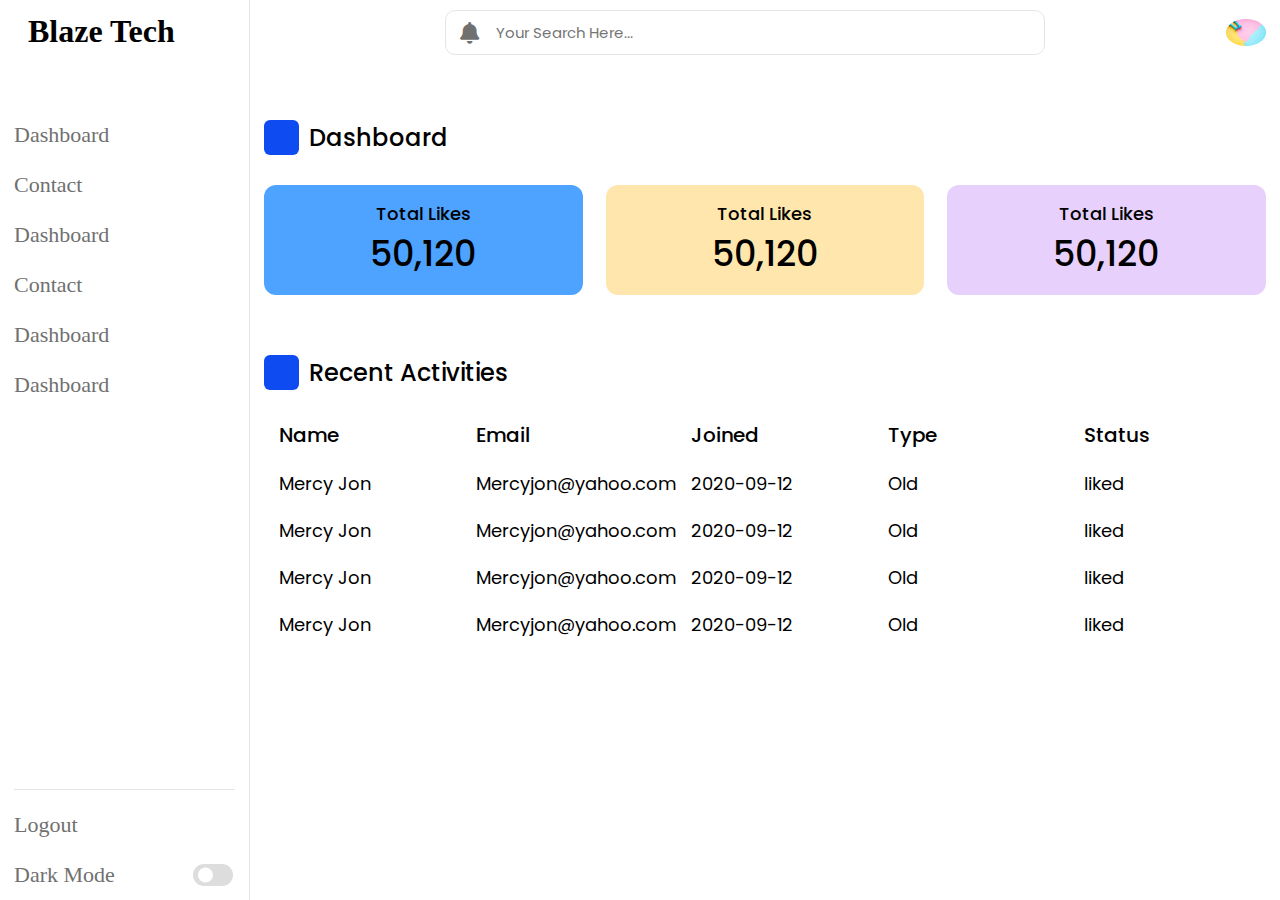
<file: index.html>
<!DOCTYPE html>
<html lang="en">
<head>
    <meta charset="UTF-8">
    <meta name="viewport" content="width=device-width, initial-scale=1.0">
    <link rel="stylesheet" href="style.css">
    <link rel="stylesheet" href="https://cdnjs.cloudflare.com/ajax/libs/font-awesome/6.0.0-beta3/css/all.min.css">
    <link rel="stylesheet" href="https://unicons.iconscout.com/release/v4.0.8/css/line.css">
    <title>Admin Dashboard</title>
</head>
<body>
    
    <nav>
        <div class="logo-name">
            <!-- <div class="logo-image">
                <img src="images/background3.jpeg" alt="">
            </div> -->
            <span class="logo_name">Blaze Tech</span>
        </div>

        <div class="menu-items">
            <ul class="nav-links">
                <li>
                    <a href="#">
                        <i class="uil uil-estate"></i>
                        <span class="link-name">Dashboard</span>
                    </a>
                </li>
                <li>
                    <a href="#">
                        <i class="uil uil-estate"></i>
                        <span class="link-name">Contact</span>
                    </a>
                </li>
                <li>
                    <a href="#">
                        <i class="uil uil-estate"></i>
                        <span class="link-name">Dashboard</span>
                    </a>
                </li>
                <li>
                    <a href="#">
                        <i class="uil uil-estate"></i>
                        <span class="link-name">Contact</span>
                    </a>
                </li>
                <li>
                    <a href="#">
                        <i class="uil uil-estate"></i>
                        <span class="link-name">Dashboard</span>
                    </a>
                </li>
                <li>
                    <a href="#">
                        <i class="uil uil-estate"></i>
                        <span class="link-name">Dashboard</span>
                    </a>
                </li>
            </ul>

            <ul class="logout-mode">
                <li>
                    <a href="#">
                        <i class="uil uil-estate"></i>
                        <span class="link-name">Logout</span>
                    </a>
                </li>
                <li class="mode">
                    <a href="#">
                        <i class="uil uil-estate"></i>
                        <span class="link-name">Dark Mode</span>
                    </a>

                    <div class="mode-toggle">
                        <span class="switch"></span>
                    </div>
                </li>
            </ul>
        </div>
    </nav>

    <section class="dashboard">
        <div class="top">
            <i class="uil uil-arrows-h-alt sidebar-toggle"></i>

            <div class="search-box">
                <i class="fas fa-bell"></i>
                <input type="text" placeholder="Your Search Here...">
            </div>
            <img src="images/background3.jpeg" alt="">
        </div>

        <div class="dash-content">
            <div class="overview">
                <div class="title">
                    <i class="uil uil-bug"></i>
                    <span class="text">Dashboard</span>
                </div>

                <div class="boxes">
                    <div class="box box1">
                        <i class="uil uil-bug"></i>
                        <span class="text">Total Likes</span>
                        <span class="number">50,120</span>
                    </div>
                    <div class="box box2">
                        <i class="uil uil-bug"></i>
                        <span class="text">Total Likes</span>
                        <span class="number">50,120</span>
                    </div>
                    <div class="box box3">
                        <i class="uil uil-bug"></i>
                        <span class="text">Total Likes</span>
                        <span class="number">50,120</span>
                    </div>
                </div>
            </div>

            <div class="activity">
                <div class="title">
                    <i class="uil uil-bug"></i>
                    <span class="text">Recent Activities</span>
                </div>

                <div class="activity-data">
                    <div class="data names">
                        <span class="data-title">Name</span>
                        <span class="data-list">Mercy Jon</span>
                        <span class="data-list">Mercy Jon</span>
                        <span class="data-list">Mercy Jon</span>
                        <span class="data-list">Mercy Jon</span>
                    </div>
                    <div class="data email">
                        <span class="data-title">Email</span>
                        <span class="data-list">Mercyjon@yahoo.com</span>
                        <span class="data-list">Mercyjon@yahoo.com</span>
                        <span class="data-list">Mercyjon@yahoo.com</span>
                        <span class="data-list">Mercyjon@yahoo.com</span>
                    </div>
                    <div class="data joined">
                        <span class="data-title">Joined</span>
                        <span class="data-list">2020-09-12</span>
                        <span class="data-list">2020-09-12</span>
                        <span class="data-list">2020-09-12</span>
                        <span class="data-list">2020-09-12</span>
                    </div>
                    <div class="data type">
                        <span class="data-title">Type</span>
                        <span class="data-list">Old</span>
                        <span class="data-list">Old</span>
                        <span class="data-list">Old</span>
                        <span class="data-list">Old</span>
                    </div>
                    <div class="data status">
                        <span class="data-title">Status</span>
                        <span class="data-list">liked</span>
                        <span class="data-list">liked</span>
                        <span class="data-list">liked</span>
                        <span class="data-list">liked</span>
                    </div>
                </div>
            </div>
        </div>
    </section>

    <script src="script.js"></script>
</body>
</html>
</file>
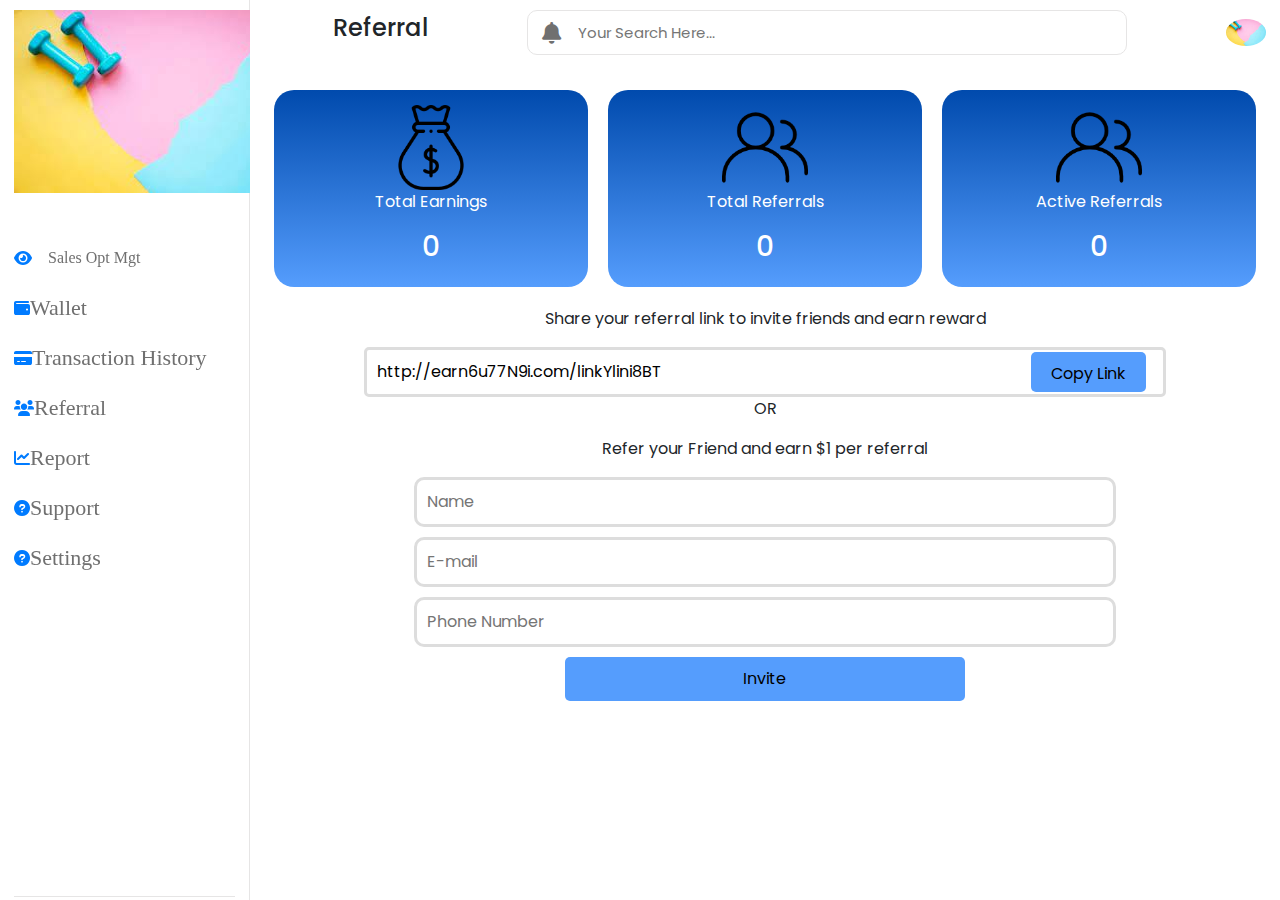
<file: referral.html>
<!DOCTYPE html>
<html lang="en">
<head>
    <meta charset="UTF-8">
    <meta name="viewport" content="width=device-width, initial-scale=1.0">
    <link rel="stylesheet" href="style.css">
    <link rel="stylesheet" href="https://cdnjs.cloudflare.com/ajax/libs/font-awesome/6.0.0-beta3/css/all.min.css">
    <link rel="stylesheet" href="https://unicons.iconscout.com/release/v4.0.8/css/line.css">
     <!-- Bootstrap CSS -->
    <link href="https://stackpath.bootstrapcdn.com/bootstrap/4.5.2/css/bootstrap.min.css" rel="stylesheet">
    <title>Referrals</title>
</head>
<body>
    
    <nav>
        <div class="logo-name">
            <div class="logo-image">
                <img src="images/background3.jpeg" alt="">
            </div>
            <span class="logo_name">BlazeTech</span>
        </div>

        <div class="menu-items">
            <ul class="nav-links">
                <li class="dropdown">
                    <a href="#">
                        <i class="fas fa-eye"></i>
                        <span class="link-name" id="dropdownbnt">Sales Opt Mgt</span> </a>
                        <div class="dropdown-content">
                          <a href="#">Open Sales</a>
                          <a href="#">CYM</a>
                          <a href="#">Deployment</a>
                        </div>
                   
                </li>
                <li>
                    <a href="#">
                      <i class="fas fa-wallet"></i>
                        <span class="link-name">Wallet</span>
                    </a>
                </li>
                <li>
                    <a href="#">
                        <i class="fas fa-credit-card"></i>
                        <span class="link-name">Transaction History</span>
                    </a>
                </li>
                <li>
                    <a href="#">
                        <i class="fas fa-users"></i>
                        <span class="link-name">Referral</span>
                    </a>
                </li>
                <li>
                    <a href="#">
                        <i class="fas fa-chart-line"></i>
                        <span class="link-name">Report</span>
                    </a>
                </li>
                <li>
                    <a href="#">
                        <i class="fas fa-question-circle"></i>
                        <span class="link-name">Support</span>
                    </a>
                </li>
                <li>
                  <a href="#">
                      <i class="fas fa-question-circle"></i>
                      <span class="link-name">Settings</span>
                  </a>
              </li>
            </ul>

            <ul class="logout-mode">
                <li>
                    <a href="#">
                        <i class="fas fa-sign-out-alt"></i>
                        <span class="link-name">Logout</span>
                    </a>
                </li>
                <li class="mode">
                    <a href="#">
                        <i class="fa-regular fa-moon"></i>
                        <span class="link-name">Dark Mode</span>
                    </a>

                    <div class="mode-toggle">
                        <span class="switch"></span>
                    </div>
                </li>
            </ul>
        </div>
    </nav>

    <section class="dashboard">
        <div class="top">
            <i class="uil uil-arrows-h-alt sidebar-toggle"></i>
            <h4>Referral</h4>

            <div class="search-box">
                <i class="fas fa-bell"></i>
                <input type="text" placeholder="Your Search Here...">
            </div>
            <img src="images/background3.jpeg" alt="">
        </div>

        <!-- Referral Stats -->
      <div class="stats">
        <div class="stat-box" id="statboxOne">
          <img src="images/3004151.png" alt="">
          <p>Total Earnings</p>
          <h3>0</h3>
        </div>
        <div class="stat-box" id="statboxTwo">
          <img src="/images/icon 1.png" alt="" srcset="">
          <p>Total Referrals</p>
          <h3>0</h3>
        </div>
        <div class="stat-box" id="statboxThree">
          <img src="/images/icon 1.png" alt="" srcset="">
          <p>Active Referrals</p>
          <h3>0</h3>
        </div>
      </div>

      <!-- Referral Link and Form -->
      <div class="invite">
        <p>Share your referral link to invite friends and earn reward</p>
        <div class="copy-link">
          <input type="text" value="http://earn6u77N9i.com/linkYlini8BT"  readonly  />
          <button>Copy Link</button>
         
        </div>

        <div class="inviteFirends">
            <p>OR</p>
        <p>Refer your Friend and earn $1 per referral</p>
        <form>
          <input type="text" placeholder="Name" />
          <input type="email" placeholder="E-mail" />
          <input type="tel" placeholder="Phone Number" />
          <button type="submit">Invite</button>
        </form>
        </div>
        
      </div>
    </section>
          
          

       
    


    

        

    <script src="script.js"></script>
</body>
</html>
</file>
<file: style.css>
@import url('https://fonts.googleapis.com/css2?family=Poppins:ital,wght@0,100;0,300;0,400;0,500;1,200;1,600&display=swap');

* {
    margin: 0;
    padding: 0;
    box-sizing: border-box;
    font-family: 'Poppins', sans-serif;
}

:root {
    --primary-color: #0E4BF1;
    --panel-color: #FFF;
    --text-color: #000;
    --black-light-color: #707070;
    --border-color: #E6E5E5;
    --toggle-color: #DDD;
    --box1-color: #4DA3FF;
    --box2-color: #FFE6AC;
    --box3-color: #E7D1FC;
    --title-icon-color: #FFF;

    --trans-05: all 0.5s ease;
    --trans-03: all 0.3s ease;
    --trans-03: all 0.2s ease;
}

body {
    min-height: 100vh;
    width:100%;
    /* background-color: var(--primary-color); */
}

body.dark {
    --primary-color: #3A3B3C;
    --panel-color: #242526;
    --text-color: #CCC;
    --black-light-color: #CCC;
    --border-color: #4D4C4C;
    --toggle-color: #FFF;
    --box1-color: #3A3B3C;
    --box2-color: #3A3B3C;
    --box3-color: #3A3B3C;
    --title-icon-color: #CCC;
}

nav {
    position: fixed;
    top: 0;
    left: 0;
    padding: 10px 14px;
    border-right: 1px solid var(--border-color);
    width: 250px;
    height: 100%;
    transition: var(--trans-05);
    background-color: var(--panel-color);
}

nav.close {
    width: 75px;
}

/* nav .logo-image {
    display: flex;
    justify-content: center;
    min-width: 45px;
}

nav .logo-image img {
    width: 45px;
    object-fit: cover;
    border-radius: 50px;
} */

nav .logo-name {
    display: flex;
    align-items: center;
}

nav .logo-name .logo_name {
    margin-left: 14px;
    width: 172px;
    height: 60px;
    font-family: Nunito;
    font-size: 32px;
    font-weight: 800;
    line-height: 43.65px;
    color: var(--text-color);
    transition: var(--trans-05);
}

nav.close .logo_name {
    pointer-events: none;
    opacity: 0;
}

nav .menu-items {
    display: flex;
    margin-top: 40px;
    height: calc(100% - 90px);
    flex-direction: column;
    justify-content: space-between;
}

nav .menu-items li {
    list-style: none;
}

nav .menu-items li a {
    position: relative;
    display: flex;
    text-decoration: none;
    align-items: center;
    height: 50px;
}

nav .nav-links li a:hover:before {
    position: absolute;
    width: 5px;
    height: 5px;
    left: -7px;
    content: "";
    border-radius: 50%;
    background-color: var(--primary-color);
}

body.dark li a:hover:before {
    background-color: var(--text-color);
}

nav .menu-items li a img {
    display: flex;
    margin-right: 10px;
    width: 20px;
    height: 20px;
    justify-content: center;
    align-items: center;
    background-color: var(--title-icon-color);
}

nav .menu-items li a .link-name {
    font-size: 22px;
    font-weight: 500;
    color: var(--black-light-color);
    transition: var(--trans-05);
    font-family: Nunito;
    line-height: 30.01px;
}

nav.close li a .link-name {
    pointer-events: none;
    opacity: 0;
}

nav .nav-links li a:hover img,
nav .nav-links li a:hover .link-name {
    color: var(--primary-color);
}

body.dark .nav-links li a:hover img,
body.dark .nav-links li a:hover .link-name {
    color: var(--text-color);
}

.menu-items .logout-mode {
    padding-top: 10px;
    border-top: 1px solid var(--border-color);
}

.menu-items .mode {
    display: flex;
    align-items: center;
    white-space: nowrap;
}

nav .menu-items .mode-toggle {
    display: flex;
    position: absolute;
    height: 50px;
    min-width: 45px;
    align-items: center;
    justify-content: center;
    right: 14px;
    cursor: pointer;
}

nav .menu-items .mode-toggle .switch {
    display: inline-block;
    position: relative;
    width: 40px;
    height: 22px;
    border-radius: 25px;
    background-color: var(--toggle-color);
}

.mode-toggle .switch::before {
    position: absolute;
    width: 15px;
    height: 15px;
    top: 50%;
    left: 5px;
    transform: translateY(-50%);
    border-radius: 50%;
    content: "";
    background-color: var(--panel-color);
    transition: var(--trans-03);
}

body.dark .switch::before {
    left: 20px;
}

.dashboard {
    position: relative;
    padding: 10px 14px;
    left: 250px;
    width: calc(100% - 250px);
    height: 100vh;
    background-color: var(--panel-color);
    transition: var(--trans-05);
}

nav.close ~ .dashboard {
    left: 73px;
    width: calc(100% - 73px);
}

.dashboard .top {
    display: flex;
    position: fixed;
    top: 0;
    left: 250px;
    padding: 10px 14px;
    justify-content: space-between;
    align-items: center;
    width: calc(100% - 250px);
    background-color: var(--panel-color);
    transition: var(--trans-05);
}

nav.close ~ .dashboard .top {
    left: 73px;
    width: calc(100% - 73px);
}

nav.close ~ .dashboard {
    left: 73px;
    width: calc(100% - 73px);
}

.dashboard .top .sidebar-toggle {
    color: var(--text-color);
    font-size: 22px;
    cursor: pointer;
}

.dashboard .top .search-box {
    position: relative;
    width: 100%;
    height: 45px;
    max-width: 600px;
    margin: 0 30px;
}

.top .search-box input {
    position: absolute;
    font-size: 15px;
    font-weight: 500px;
    outline: none;
    color: var(--text-color);
    padding: 0 25px 0 50px;
    width: 100%;
    height: 100%;
    border-radius: 10px;
    border: 1px solid var(--border-color);
    background-color: var(--panel-color);
}

.top .search-box i {
    position: absolute;
    top: 50%;
    left: 15px;
    font-size: 22px;
    color: var(--black-light-color);
    z-index: 10;
    transform: translateY(-50%);

}

.top img {
    width: 40px;
    border-radius: 50%;
}

.dashboard .dash-content {
    padding-top: 50px;
}

.dash-content .title {
    display: flex;
    align-items: center;
    margin: 60px 0 30px 0;
}

.dash-content .title i {
    display: flex;
    position: relative;
    width: 35px;
    height: 35px;
    align-items: center;
    justify-content: center;
    font-size: 24px;
    border-radius: 6px;
    color: var(--title-icon-color);
    background-color: var(--primary-color);

}

.dash-content .title .text {
    font-size: 24px;
    font-weight: 500;
    color: var(--text-color);
    margin-left: 10px;
}

.dash-content .boxes {
    display: flex;
    align-items: center;
    justify-content: space-between;
}

.dash-content .boxes .box {
    display: flex;
    align-items: center;
    border-radius: 12px;
    flex-direction: column;
    width: calc(100% / 3 - 15px);
    padding: 15px 20px;
    background-color: var(--box1-color);
}

.box i {
    font-size: 30px;
    color: var(--text-color);
}

.box .text {
    white-space: nowrap;
    font-size: 18px;
    font-weight: 500;
    color: var(--text-color);
}

.boxes .box .number {
    font-size: 35px;
    font-weight: 500;
    color: var(--text-color);
}

.boxes .box.box2 {
    background-color: var(--box2-color);
}

.boxes .box.box3 {
    background-color: var(--box3-color);
}

.dash-content .activity .activity-data {
    display: flex;
    justify-content: space-between;
    align-items: center;
    width: 100%;
}

.activity .activity-data {
    display: flex;
}

.activity-data .data {
    display: flex;
    flex-direction: column;
    width: calc(100% / 5 - 15px);
    margin: 0 15px;
}

.activity-data .data-title {
    font-size: 20px;
    font-weight: 500;
    color: var(--text-color);
}

.activity-data .data .data-list {
    font-size: 18px;
    font-weight: 400;
    margin-top: 20px;
    white-space: nowrap;
    color: var(--text-color);
}

<<<<<<< HEAD
.dropdown {
    position: relative;
    display: inline-block;
  }

  #dropdownbnt {
    padding: 16px;
    font-size: 16px;
    border: none;
    cursor: pointer;
  }

  .dropdown-content {
    display: none;
    position: absolute;
    right: 0;
    background-color: #431185;
    min-width: 160px;
    box-shadow: 0px 8px 16px 0px rgba(0,0,0,0.2);
    z-index: 1;
  }

  .dropdown-content a {
    color: black;
    padding: 10px 16px;
    text-decoration: none;
    display: block;

  }

  
/* Change color of dropdown links on hover */
.dropdown-content a:hover {
    background-color: #0E4BF1;
    color: #ffff;
    border-radius: 8px;


    
}

/* Show the dropdown menu on hover */
.dropdown:hover .dropdown-content {
  display: block;
}




=======
>>>>>>> 85dd45198ac7c37af2f19c4309668b000da3951d
@media (max-width: 1000px) {
    nav {
        width: 73px;
    }
    nav.close {
        width: 250px;
    }
    nav .logo_name {
        pointer-events: none;
        opacity: 0;
    }
    nav.close .logo_name {
        pointer-events: auto;
        opacity: 1;
    }
    nav li a .link-name {
        pointer-events: none;
        opacity: 0;
    }
    nav.close li a .link-name {
        pointer-events: auto;
        opacity: 1;
    }
    nav ~ .dashboard {
        left: 73px;
        width: calc(100% - 73px);
    }
    nav.close ~ .dashboard {
        left: 250px;
        width: calc(100% - 250px);
    }
    nav ~ .dashboard .top {
        left: 73px;
        width: calc(100% - 73px);
    }
    nav ~ .dashboard .top {
        left: 250px;
        width: calc(100% - 250px);
    }
    .activity .activity-data {
        overflow-y: scroll;
    }
}


<<<<<<< HEAD
.wallet-card {
  margin-top: 50px;
  display: flex;
  flex-wrap: wrap;
  justify-content: space-between;
  padding: 20px;
  gap: 10px;
  width: 100%;
  box-sizing: border-box;
}

.visa-card, .balance-info {
  flex-basis: calc(50% - 20px);
  max-width: 100%;
}

/* .wallet-card {
    margin-top: 50px;
    display: flex;
    flex-wrap: wrap;
    justify-content: space-between;
    padding: 20px;
    gap: 10px;
    width: 100%;
    box-sizing: border-box;
  } */
  
  .visa-card {
    background-color: rgba(85, 157, 253, 1);
    padding: 20px;
    flex-basis: calc(50% - 20px);
    color: #fff;
    border-radius: 20px;
    box-sizing: border-box;
    height: 15rem;
    max-width: 100%;
    display: flex; 
    flex-direction: column; 
    justify-content: space-between; 
  }
  
  .visa-card p {
    font-size: 18px;
    margin: 0;
    text-align: left; 
  }
  
  .visa-card .visa-logo {
    max-width: 40%; 
    height: auto;
    margin: 0; 
    align-self: flex-end; 
  }
  
  .balance-info {
    background-color: rgba(97, 178, 228, 1);
    padding: 20px;
    flex-basis: calc(50% - 20px);
    flex-wrap: wrap;
    border-radius: 15px;
    box-sizing: border-box;
    height: auto;
    width: 100%;
    max-width: 600px; 
    overflow: hidden;
    display: flex;
    flex-direction: column;
    justify-content: space-between;
  }
  
  .balance-digit {
    display: flex;
    justify-content: space-between;
    align-items: center;
  }
  
  .balance-digit h2 {
    background: linear-gradient(to right, rgba(0, 69, 255, 1), rgba(241, 35, 9, 1));
    -webkit-background-clip: text;
    -webkit-text-fill-color: transparent;
    font-size: 2rem;
  }
  
  .graph-container {
    display: flex;
    flex-direction: column;
    align-items: flex-start;
    justify-content: center;
    position: relative;
  }
  
  .balance-info .graph {
    margin: 0 0 20px 0; 
    max-width: 100%;
  }
  
  .circle-container {
    position: relative;
    width: 100%;
  }
  
  .circle-container .circle {
    position: absolute;
    bottom: -35px; 
    right: 0;
    max-width: 80px; 
    width: 100%;
  }
  
 
  
    .circle-container .circle {
      max-width: 60px; 
    }

  
  
  .wallet-action {
    padding: 0;
    display: flex;
    gap: 10px;
    flex-wrap: wrap;
    justify-content: left;
    margin-top: 1rem;
    margin-left: 38rem;
  }
  
  .wallet-action button {
    background-color: rgba(16, 56, 253, 1);
    padding: 10px;
    font-size: 15px;
    width: auto;
    min-width: 150px;
    margin: 10px;
    color: #ffff;
    border-radius: 10px;
  }
  
  .wallet-action button:hover {
    background-color: #242526;
  }
  /* Media Queries */
  
  /* @media (max-width: 768px) {
    .wallet-card {
      flex-direction: column;
    }
    .visa-card, .balance-info {
      flex-basis: 100%;
    }
    .circle-container {
      margin-top: 0;
    }
    .wallet-action {
      margin-top: 0;
    }
  }
  
  @media (max-width: 480px) {
    .wallet-card {
      padding: 10px;
    }
    .visa-card, .balance-info {
      padding: 10px;
    }
    .balance-digit h2 {
      font-size: 16px;
    }
    .circle {
      width: 20px;
      height: 20px;
    }
    .wallet-action button {
      min-width: 100px;
    }
  } */


.transaction-history {
    background-color: #ffff;
    margin-top: 4rem;
    padding:  70px;
    width: 100%;
    border-radius: 10px;
    box-shadow: 0 0 20px rgba(0, 0, 0, 0.1);
}

.sort-options{
    margin-left: 47rem;
}

.transaction-history table {
    width: 100%;
    border-collapse: collapse;
}

.transaction-history th, .transaction-history td {
    padding: 10px;
    text-align: left;
    border-bottom: 1px solid #ccc;
}
.blue{
    color: blue;
}

.orange{
    color: orange;
}
.purple{
    color: purple;
}
.red{
    color: red;
}

.green{
    color: green;
}



/* Adjustments for Tablet Screens */
@media (max-width: 1024px) {
  .wallet-card {
      flex-direction: column;
  }

  .visa-card, .balance-info {
      flex-basis: 100%;
      margin-bottom: 20px;
     }

  .wallet-action {
      justify-content: center; 
      margin-left: 0; 
  }

  .sort-options {
      margin-left: 0; 
      text-align: center; 
  }
}

/* Adjustments for Mobile Phones */
@media (max-width: 768px) {
  .wallet-action {
      flex-direction: column; 
      align-items: center; 
  }

  .wallet-action button {
      width: 100%;
      min-width: auto; 
  }

  .balance-digit h2 {
      font-size: 1.5rem; 
  }

  .circle-container .circle {
      max-width: 60px; 
  }
}

@media (max-width: 480px) {
  .wallet-card {
      padding: 10px;
  }

  .visa-card, .balance-info {
      padding: 10px;
  }

  .balance-digit h2 {
      font-size: 1.25rem; 
  }

  .wallet-action button {
      padding: 8px; 
      font-size: 14px; 
  }

  .circle {
      width: 20px;
      height: 20px;
  }
}







/* Referral css */

.stats {
    display: flex;
    color: white;
    margin-top: 5rem;
    justify-content: space-between;
    margin-bottom: 20px;
  }
  
  .stat-box {
    flex: 1;
    text-align: center;
    padding: 15px;
    margin: 0 10px;
    border-radius: 20px;
    background: linear-gradient(180deg, #004AAD 0%, #559DFD 100%);
    
  }
  .stat-box img{
    width: 30%;
  }

  .stat-box:hover{
    background: linear-gradient(180deg, #9747FF 0%, #559DFD 100%);
    transition: 0.3s ease-in-out;

  }
  
  .stat-box h3 {
    margin-top: 10px;
    
  }



.invite {
    text-align: center;
  }
  
  .copy-link {
    position: relative;
    width: 100%;
  }
  
  .copy-link input {
    width: 80%;
    padding: 10px;
    border: 3px solid #ddd;
    border-radius: 5px;
    border: 3px solid #ddd;
  }
  
  .copy-link button {
    position: absolute;
    height: 40px;
    right: 150px;
    top: 50%;
    transform: translateY(-50%);
    padding: 10px 20px;
    background: rgba(85, 157, 253, 1);
    color: #000;
    border: none;
    cursor: pointer;
    border-radius: 5px;
  }

  .copy-link button:hover{
    background: #000;
    color: #fff;
  }
  
  form input {
    width: 70%;
    padding: 10px;
    margin-bottom: 10px;
    border: 3px solid #ddd;
    border-radius: 10px;
  }
  
  form button {
    width: 40%;
    padding: 10px;
    color: #000;
    border: none;
    cursor: pointer;
    border-radius: 5px;
    background: rgba(85, 157, 253, 1);
    margin-bottom: 2rem;

  }
  form button:hover{
    background: #000;
    color: #fff;
  }

  @media (max-width: 1440px) {
    
    .copy-link button {
      right: 120px;
    
    } 
  }

  @media (max-width: 1024px) {
    
    .copy-link button {
      right: 80px;
    
    } 
  }


  @media (max-width: 768px) {
    
  
    .stats {
      flex-direction: column;
    }
  
    .stat-box {
      margin-bottom: 10px;
    }

    .stat-box img{
      width: 20%;
    }

    .copy-link {
        flex-direction: column;
      }
    
      .copy-link button {
        margin-top: 10px;
      }

      .copy-link button {
        position: absolute;
        height: 40px;
        right: 73px;
        top: 15px;
      
      } 
    
      .inviteFirends{
        margin-top: 2rem;
      }
}



@media (max-width: 480px) {
 

  .sales-box {
    max-width: 100%;
  }

    

    .invite p{
      font-size: 12px;
    }

    
    
    .copy-link input {
      width: 85%;
      font-size: 9px;
      
    }

    
    
     .copy-link button {
      position: relative;
      height: 40px;
      right: 5px;
      margin-top: 2rem;
    
    } 

    .inviteFirends{
      margin-top: 1rem;
    }
}
     












/* Sales Report */
.sales-stats {
  display: flex;
  justify-content: left;
  flex-wrap: wrap;
  margin-bottom: 30px;
  margin-top: 5rem;
  width: 100%;
}

.sales-box {
  background: rgba(85, 157, 253, 1);
  color: white;
  height: 9rem;
  margin: 1rem;
  width: 100%;
  max-width: 30%;
  font-size: 18px;
  text-align: center;
  padding: 15px;
  border-radius: 20px;
  
  /* Center content */
  display: flex;
  flex-direction: column;
  justify-content: center;
  align-items: center;
}


.charts {
  display: flex;
  justify-content: space-around;
}

.chart {
  width: 45%;
}


.sales-info {
  display: flex;
  justify-content: space-around;
  margin-top: 30px;
  padding-bottom: 10rem;
  
}

.profit-box {
  background: rgba(85, 157, 253, 1);
  color: white;
  padding: 20px;
  border-radius: 10px;
  width: 30%;
  text-align: center;
  font-size: 18px;
}

.top-selling {
  background: rgba(85, 157, 253, 1);
  color: #fff;
  border-radius: 5px;
  width: 60%;
}

.top-selling table {
  width: 100%;
  border-collapse: collapse;
}

.top-selling table th, .top-selling table td {
  padding: 10px;
  border: 1px solid #ddd;
  text-align: center;
}


/* Responsive Media Queries */
@media (max-width: 1024px) {
  .statistics {
      flex-direction: column;
  }

  .charts {
      flex-direction: column;
  }

  .chart-container {
      width: 100%;
      margin-bottom: 20px;
  }
}

@media (max-width: 768px){

  .sales-box {
    max-width: 45%;
  }


}

@media (max-width: 480px) {
  

  .sales-box {
    max-width: 100%;
  }

  .dashboard-header {
    flex-direction: column;
        align-items: flex-start;
    }

    .dashboard-header input[type="search"] {
        margin-top: 10px;
        width: 100%;
    }

    .user-info {
        margin-top: 10px;
    }

    .charts {
        flex-direction: column;
    }

    .chart-container {
        width: 100%;
    }

    .top-selling table th,
    .top-selling table td {
        padding: 8px;
    }
   
}
     
=======



>>>>>>> 85dd45198ac7c37af2f19c4309668b000da3951d
</file>
